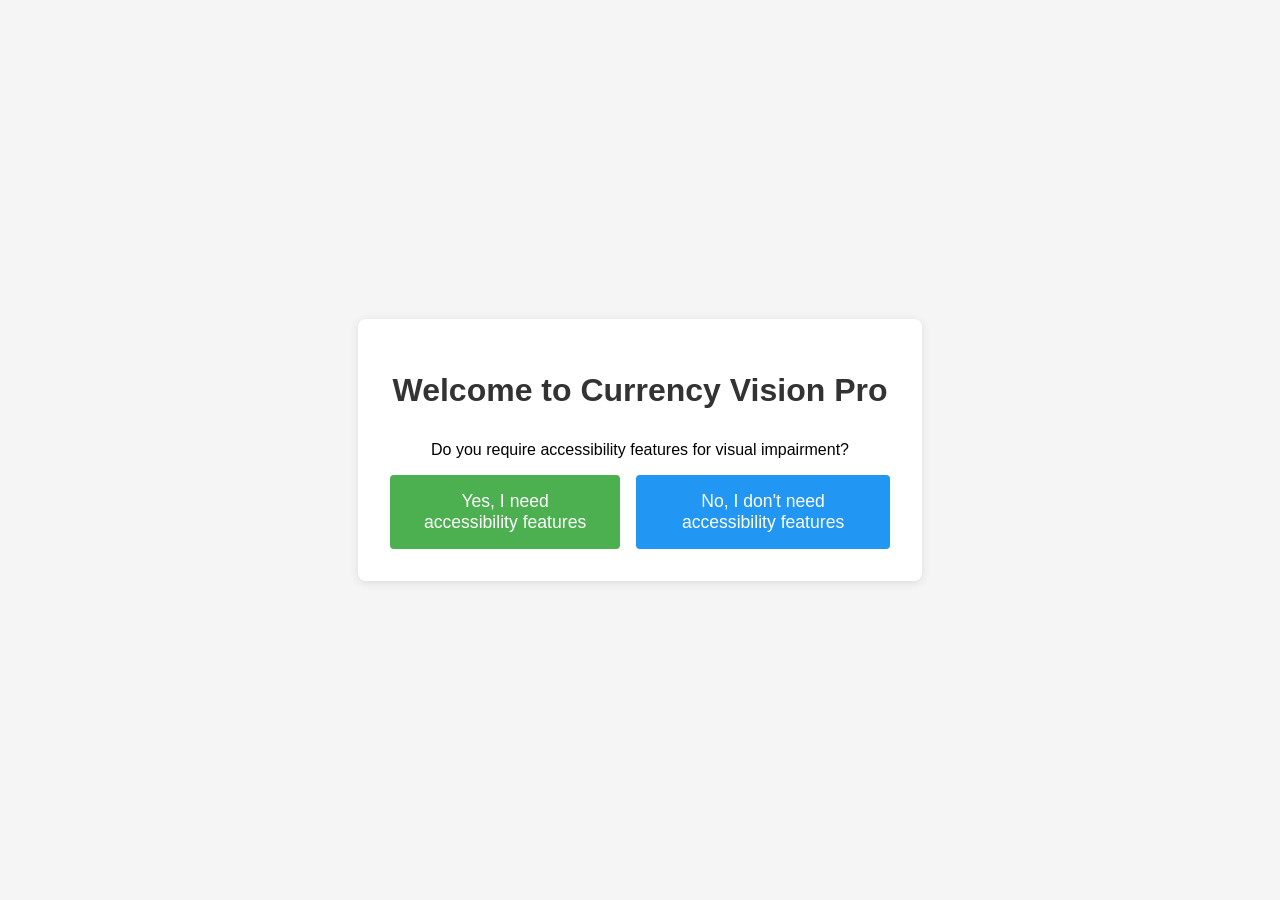
<file: accessibility-check.html>
<!DOCTYPE html>
<html lang="en">
<head>
    <meta charset="UTF-8">
    <meta name="viewport" content="width=device-width, initial-scale=1.0">
    <title>Currency Vision Pro - Accessibility Check</title>
    <style>
        body {
            font-family: 'Arial', sans-serif;
            display: flex;
            justify-content: center;
            align-items: center;
            min-height: 100vh;
            margin: 0;
            background-color: #f5f5f5;
        }
        .container {
            background: white;
            padding: 2rem;
            border-radius: 8px;
            box-shadow: 0 2px 10px rgba(0,0,0,0.1);
            text-align: center;
            max-width: 500px;
        }
        h1 {
            color: #333;
            margin-bottom: 2rem;
        }
        .button-group {
            display: flex;
            gap: 1rem;
            justify-content: center;
        }
        button {
            padding: 1rem 2rem;
            font-size: 1.1rem;
            border: none;
            border-radius: 4px;
            cursor: pointer;
            transition: background-color 0.3s;
        }
        .yes-btn {
            background-color: #4CAF50;
            color: white;
        }
        .no-btn {
            background-color: #2196F3;
            color: white;
        }
        button:hover {
            opacity: 0.9;
        }
    </style>
</head>
<body>
    <div class="container">
        <h1>Welcome to Currency Vision Pro</h1>
        <p>Do you require accessibility features for visual impairment?</p>
        <div class="button-group">
            <button class="yes-btn" onclick="redirectToBlindVersion()">Yes, I need accessibility features</button>
            <button class="no-btn" onclick="redirectToMainVersion()">No, I don't need accessibility features</button>
        </div>
    </div>

    <script>
        function redirectToBlindVersion() {
            window.location.href = 'blind.html';
        }

        function redirectToMainVersion() {
            window.location.href = 'index.html';
        }

        // Check for saved preference
        window.onload = function() {
            const savedPreference = localStorage.getItem('accessibilityPreference');
            if (savedPreference === 'blind') {
                redirectToBlindVersion();
            } else if (savedPreference === 'main') {
                redirectToMainVersion();
            }
        }
    </script>
</body>
</html>
</file>
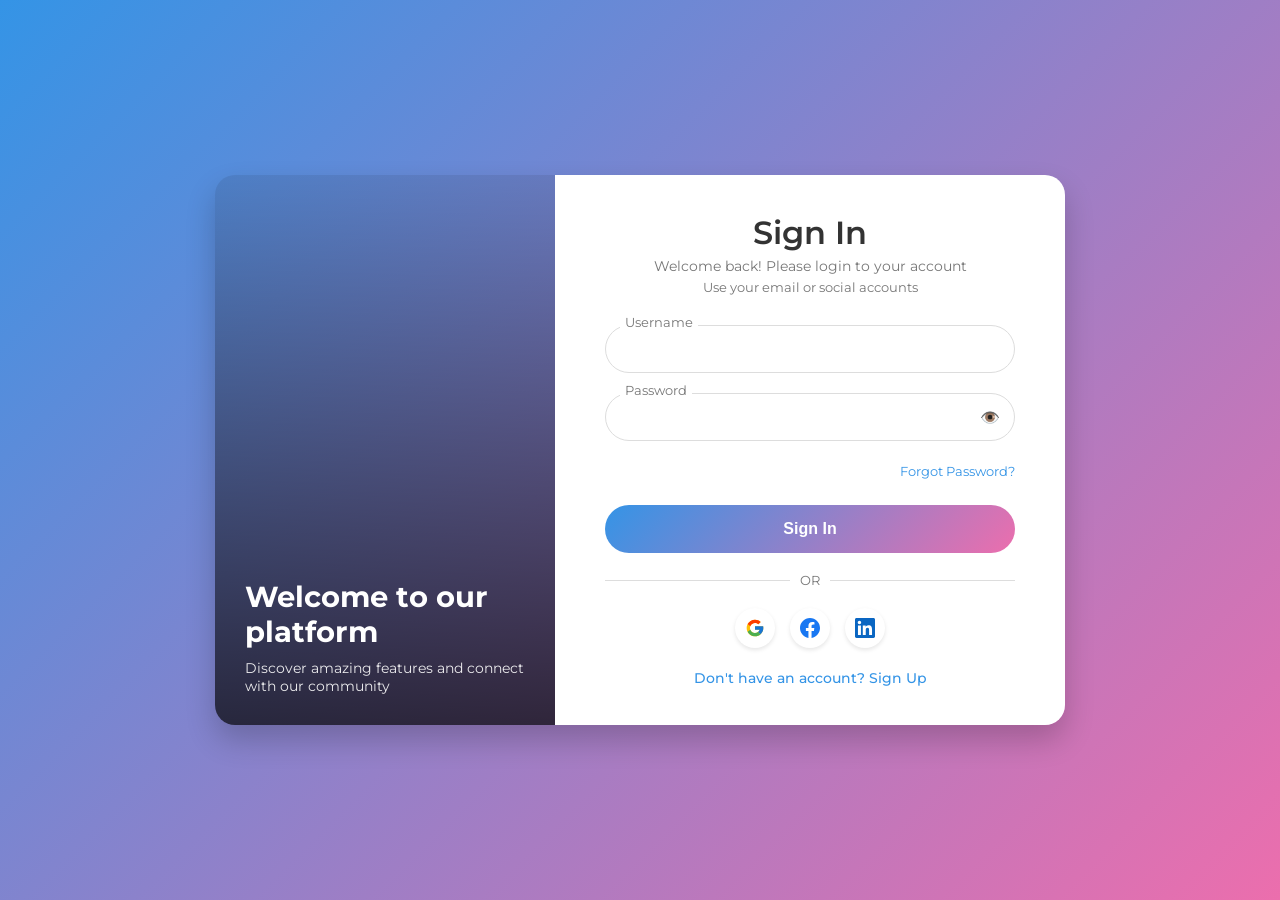
<file: auth.html>
<!DOCTYPE html>
<html lang="en">
<head>
    <meta charset="UTF-8">
    <meta name="viewport" content="width=device-width, initial-scale=1.0">
    <title>Login and Register</title>
    <link href="https://fonts.googleapis.com/css2?family=Montserrat:wght@300;400;500;600;700&display=swap" rel="stylesheet">
    <style>
        * {
            margin: 0;
            padding: 0;
            box-sizing: border-box;
        }
        
        body {
            font-family: 'Montserrat', sans-serif;
            background: linear-gradient(135deg, #3494E6, #EC6EAD);
            margin: 0;
            display: flex;
            justify-content: center;
            align-items: center;
            height: 100vh;
            overflow: hidden;
            color: #333;
        }

        .container {
            display: flex;
            width: 850px;
            height: 550px;
            border-radius: 20px;
            overflow: hidden;
            box-shadow: 0 15px 30px rgba(0, 0, 0, 0.2);
            animation: fadeIn 1s ease;
        }

        .image-side {
            width: 40%;
            background: url('https://images.unsplash.com/photo-1614854262318-831574f15f1f') center center;
            background-size: cover;
            position: relative;
            display: flex;
            align-items: flex-end;
            padding: 30px;
        }

        .image-overlay {
            position: absolute;
            top: 0;
            left: 0;
            right: 0;
            bottom: 0;
            background: linear-gradient(to bottom, rgba(0,0,0,0.1), rgba(0,0,0,0.7));
        }

        .image-text {
            position: relative;
            z-index: 2;
            color: white;
        }

        .image-text h2 {
            font-size: 1.8rem;
            margin-bottom: 10px;
        }

        .image-text p {
            font-size: 0.9rem;
            opacity: 0.9;
        }

        .form-side {
            width: 60%;
            background: white;
            padding: 50px;
            display: flex;
            flex-direction: column;
            justify-content: center;
        }

        .form-header {
            margin-bottom: 30px;
            text-align: center;
        }

        .form-header h1 {
            font-size: 2rem;
            font-weight: 600;
            margin-bottom: 5px;
            color: #333;
        }

        .form-header p {
            color: #777;
            font-size: 0.9rem;
        }

        .form-group {
            margin-bottom: 20px;
            position: relative;
        }

        .form-group label {
            position: absolute;
            top: -10px;
            left: 15px;
            background: white;
            padding: 0 5px;
            font-size: 0.8rem;
            color: #777;
            transition: all 0.3s;
        }

        .form-group input {
            width: 100%;
            padding: 15px;
            border: 1px solid #ddd;
            border-radius: 30px;
            font-size: 0.9rem;
            transition: all 0.3s;
        }

        .form-group input:focus {
            border-color: #3494E6;
            box-shadow: 0 0 0 2px rgba(52, 148, 230, 0.2);
            outline: none;
        }

        .form-group input:focus + label {
            color: #3494E6;
            font-weight: 500;
        }

        .form-group button {
            width: 100%;
            padding: 15px;
            background: linear-gradient(135deg, #3494E6, #EC6EAD);
            color: white;
            border: none;
            border-radius: 30px;
            cursor: pointer;
            font-size: 1rem;
            font-weight: 600;
            transition: all 0.3s;
            margin-top: 10px;
        }

        .form-group button:hover {
            transform: translateY(-3px);
            box-shadow: 0 5px 15px rgba(0, 0, 0, 0.1);
        }

        .forgot-password {
            text-align: right;
            margin-bottom: 15px;
        }

        .forgot-password a {
            color: #3494E6;
            text-decoration: none;
            font-size: 0.8rem;
            transition: color 0.3s;
        }

        .forgot-password a:hover {
            color: #EC6EAD;
            text-decoration: underline;
        }

        .switch-link {
            margin-top: 20px;
            text-align: center;
        }

        .switch-link a {
            color: #3494E6;
            text-decoration: none;
            font-weight: 500;
            transition: color 0.3s;
            font-size: 0.9rem;
        }

        .switch-link a:hover {
            color: #EC6EAD;
        }

        .social-login {
            margin-top: 20px;
            display: flex;
            justify-content: center;
            gap: 15px;
        }

        .social-icon {
            width: 40px;
            height: 40px;
            border-radius: 50%;
            background: #f5f5f5;
            display: flex;
            align-items: center;
            justify-content: center;
            cursor: pointer;
            transition: all 0.3s;
            box-shadow: 0 2px 4px rgba(0, 0, 0, 0.1);
        }

        .social-icon:hover {
            transform: translateY(-3px);
            box-shadow: 0 5px 10px rgba(0, 0, 0, 0.1);
        }
        
        .google-icon {
            background: #fff;
        }
        
        .facebook-icon {
            background: #fff;
        }
        
        .linkedin-icon {
            background: #fff;
        }

        .divider {
            display: flex;
            align-items: center;
            margin: 20px 0;
        }

        .divider:before, .divider:after {
            content: "";
            flex: 1;
            height: 1px;
            background: #ddd;
        }

        .divider span {
            padding: 0 10px;
            color: #777;
            font-size: 0.8rem;
        }

        @keyframes fadeIn {
            from {
                opacity: 0;
                transform: translateY(20px);
            }
            to {
                opacity: 1;
                transform: translateY(0);
            }
        }

        .back-link {
            margin-top: 15px;
            text-align: center;
        }

        .back-link a {
            color: #3494E6;
            text-decoration: none;
            font-size: 0.9rem;
            transition: color 0.3s;
        }

        .back-link a:hover {
            color: #EC6EAD;
        }

        .input-with-icon {
            position: relative;
        }

        .toggle-password {
            position: absolute;
            right: 15px;
            top: 50%;
            transform: translateY(-50%);
            cursor: pointer;
            color: #777;
        }

        /* Success Notification Styles */
        .success-notification {
            position: fixed;
            top: 20px;
            right: 20px;
            background: linear-gradient(135deg, #4CAF50, #45a049);
            color: white;
            padding: 16px 24px;
            border-radius: 8px;
            box-shadow: 0 4px 15px rgba(0, 0, 0, 0.2);
            display: flex;
            align-items: center;
            gap: 12px;
            transform: translateX(120%);
            transition: transform 0.3s ease-in-out;
            z-index: 1000;
        }

        .success-notification.show {
            transform: translateX(0);
        }

        .success-notification i {
            font-size: 24px;
        }

        .success-notification .message {
            font-size: 16px;
            font-weight: 500;
        }

        .success-notification .progress-bar {
            position: absolute;
            bottom: 0;
            left: 0;
            height: 3px;
            background: rgba(255, 255, 255, 0.3);
            width: 100%;
            animation: progress 3s linear forwards;
        }

        @keyframes progress {
            from { width: 100%; }
            to { width: 0%; }
        }

        @media (max-width: 900px) {
            .container {
                width: 95%;
                flex-direction: column;
                height: auto;
            }
            
            .image-side {
                width: 100%;
                height: 200px;
            }
            
            .form-side {
                width: 100%;
                padding: 30px;
            }
        }
    </style>
</head>
<body>
    <div class="container">
        <div class="image-side">
            <div class="image-overlay"></div>
            <div class="image-text">
                <h2>Welcome to our platform</h2>
                <p>Discover amazing features and connect with our community</p>
            </div>
        </div>
        <div class="form-side">
            <div id="login-register-form">
                <div class="form-header">
                    <h1 id="formTitle">Sign In</h1>
                    <p class="welcome">Welcome back! Please login to your account</p>
                    <p style="font-size: 0.8rem; color: #777; margin-top: 5px;">Use your email or social accounts</p>
                </div>
                <form id="authForm">
                    <div class="form-group">
                        <input type="text" id="username" required>
                        <label for="username">Username</label>
                    </div>
                    <div class="form-group input-with-icon">
                        <input type="password" id="password" required>
                        <label for="password">Password</label>
                        <span class="toggle-password" onclick="togglePasswordVisibility()">👁️</span>
                    </div>
                    <div class="forgot-password">
                        <a href="#" id="forgotPasswordLink">Forgot Password?</a>
                    </div>
                    <div class="form-group">
                        <button type="submit">Sign In</button>
                    </div>
                    <div class="divider">
                        <span>OR</span>
                    </div>
                    <div class="social-login">
                        <div class="social-icon google-icon" onclick="loginWithGoogle()">
                            <svg xmlns="http://www.w3.org/2000/svg" width="20" height="20" viewBox="0 0 48 48">
                                <path fill="#FFC107" d="M43.611,20.083H42V20H24v8h11.303c-1.649,4.657-6.08,8-11.303,8c-6.627,0-12-5.373-12-12c0-6.627,5.373-12,12-12c3.059,0,5.842,1.154,7.961,3.039l5.657-5.657C34.046,6.053,29.268,4,24,4C12.955,4,4,12.955,4,24c0,11.045,8.955,20,20,20c11.045,0,20-8.955,20-20C44,22.659,43.862,21.35,43.611,20.083z"></path>
                                <path fill="#FF3D00" d="M6.306,14.691l6.571,4.819C14.655,15.108,18.961,12,24,12c3.059,0,5.842,1.154,7.961,3.039l5.657-5.657C34.046,6.053,29.268,4,24,4C16.318,4,9.656,8.337,6.306,14.691z"></path>
                                <path fill="#4CAF50" d="M24,44c5.166,0,9.86-1.977,13.409-5.192l-6.19-5.238C29.211,35.091,26.715,36,24,36c-5.202,0-9.619-3.317-11.283-7.946l-6.522,5.025C9.505,39.556,16.227,44,24,44z"></path>
                                <path fill="#1976D2" d="M43.611,20.083H42V20H24v8h11.303c-0.792,2.237-2.231,4.166-4.087,5.571c0.001-0.001,0.002-0.001,0.003-0.002l6.19,5.238C36.971,39.205,44,34,44,24C44,22.659,43.862,21.35,43.611,20.083z"></path>
                            </svg>
                        </div>
                        <div class="social-icon facebook-icon" onclick="loginWithFacebook()">
                            <svg xmlns="http://www.w3.org/2000/svg" width="20" height="20" viewBox="0 0 24 24">
                                <path fill="#1877F2" d="M24 12.073c0-6.627-5.373-12-12-12s-12 5.373-12 12c0 5.99 4.388 10.954 10.125 11.854v-8.385H7.078v-3.47h3.047V9.43c0-3.007 1.792-4.669 4.533-4.669 1.312 0 2.686.235 2.686.235v2.953H15.83c-1.491 0-1.956.925-1.956 1.874v2.25h3.328l-.532 3.47h-2.796v8.385C19.612 23.027 24 18.062 24 12.073z"/>
                            </svg>
                        </div>
                        <div class="social-icon linkedin-icon" onclick="loginWithLinkedIn()">
                            <svg xmlns="http://www.w3.org/2000/svg" width="20" height="20" viewBox="0 0 24 24">
                                <path fill="#0A66C2" d="M20.447 20.452h-3.554v-5.569c0-1.328-.027-3.037-1.852-3.037-1.853 0-2.136 1.445-2.136 2.939v5.667H9.351V9h3.414v1.561h.046c.477-.9 1.637-1.85 3.37-1.85 3.601 0 4.267 2.37 4.267 5.455v6.286zM5.337 7.433c-1.144 0-2.063-.926-2.063-2.065 0-1.138.92-2.063 2.063-2.063 1.14 0 2.064.925 2.064 2.063 0 1.139-.925 2.065-2.064 2.065zm1.782 13.019H3.555V9h3.564v11.452zM22.225 0H1.771C.792 0 0 .774 0 1.729v20.542C0 23.227.792 24 1.771 24h20.451C23.2 24 24 23.227 24 22.271V1.729C24 .774 23.2 0 22.222 0h.003z"/>
                            </svg>
                        </div>
                    </div>
                    <div class="switch-link">
                        <a href="#" id="switchToRegister">Don't have an account? Sign Up</a>
                    </div>
                </form>
            </div>

            <div id="forgot-password-form" style="display: none;">
                <div class="form-header">
                    <h1>Reset Password</h1>
                    <p>Enter your username and new password</p>
                </div>
                <form id="resetForm">
                    <div class="form-group">
                        <input type="text" id="resetUsername" required>
                        <label for="resetUsername">Username</label>
                    </div>
                    <div class="form-group input-with-icon">
                        <input type="password" id="newPassword" required>
                        <label for="newPassword">New Password</label>
                        <span class="toggle-password" onclick="toggleResetPasswordVisibility()">👁️</span>
                    </div>
                    <div class="form-group">
                        <button type="submit">Reset Password</button>
                    </div>
                    <div class="back-link">
                        <a href="#" id="backToLogin">Back to Login</a>
                    </div>
                </form>
            </div>
        </div>
    </div>

    <script>
        const authForm = document.getElementById('authForm');
        const resetForm = document.getElementById('resetForm');
        const formTitle = document.getElementById('formTitle');
        const switchToRegister = document.getElementById('switchToRegister');
        const welcomeText = document.querySelector('.welcome');
        const loginRegisterForm = document.getElementById('login-register-form');
        const forgotPasswordForm = document.getElementById('forgot-password-form');
        const forgotPasswordLink = document.getElementById('forgotPasswordLink');
        const backToLogin = document.getElementById('backToLogin');
        let isLogin = true;

        // API endpoint
        const apiUrl = 'https://673e75790118dbfe860b5976.mockapi.io/users';
        
        // Social login functions
        function loginWithGoogle() {
            // In a real implementation, this would use the Google OAuth API
            console.log('Logging in with Google...');
            
            // Create a Google OAuth URL (this is a simplified example)
            const googleClientId = '123456789-example.apps.googleusercontent.com'; // Replace with your actual Google Client ID
            const redirectUri = encodeURIComponent(window.location.origin + '/auth/google/callback');
            const scope = encodeURIComponent('profile email');
            const googleAuthUrl = `https://accounts.google.com/o/oauth2/v2/auth?client_id=${googleClientId}&redirect_uri=${redirectUri}&response_type=code&scope=${scope}`;
            
            // For demonstration purposes, show an alert instead of redirecting
            alert('Connecting to Google login...');
            // In production, you would redirect to the OAuth URL:
            // window.location.href = googleAuthUrl;
        }
        
        function loginWithFacebook() {
            // In a real implementation, this would use the Facebook Login API
            console.log('Logging in with Facebook...');
            alert('Connecting to Facebook login...');
        }
        
        function loginWithLinkedIn() {
            // In a real implementation, this would use the LinkedIn OAuth API
            console.log('Logging in with LinkedIn...');
            
            // Create a LinkedIn OAuth URL (this is a simplified example)
            const linkedInClientId = 'your-linkedin-client-id'; // Replace with your actual LinkedIn Client ID
            const redirectUri = encodeURIComponent(window.location.origin + '/auth/linkedin/callback');
            const scope = encodeURIComponent('r_liteprofile r_emailaddress');
            const state = Math.random().toString(36).substring(2);
            const linkedInAuthUrl = `https://www.linkedin.com/oauth/v2/authorization?response_type=code&client_id=${linkedInClientId}&redirect_uri=${redirectUri}&state=${state}&scope=${scope}`;
            
            // For demonstration purposes, show an alert instead of redirecting
            alert('Connecting to LinkedIn login...');
            // In production, you would redirect to the OAuth URL:
            // window.location.href = linkedInAuthUrl;
        }
        
        // Function to handle social login callbacks (simplified)
        function handleOAuthCallback() {
            // Check if there's a code parameter in the URL
            const urlParams = new URLSearchParams(window.location.search);
            const code = urlParams.get('code');
            const state = urlParams.get('state');
            
            if (code) {
                // This would typically make a server request to exchange the code for tokens
                console.log('OAuth code received:', code);
                
                // In a real implementation, you would:
                // 1. Send the code to your backend
                // 2. Your backend exchanges the code for tokens with the provider
                // 3. Your backend creates/updates the user account and returns session info
                // 4. You would then redirect the user to the logged-in state
                
                alert('OAuth login successful! Code: ' + code);
                localStorage.setItem('isLoggedIn', 'true');
                window.location.href = 'index.html';
            }
        }
        
        // Check for OAuth callbacks when the page loads
        window.addEventListener('load', handleOAuthCallback);

        // Toggle password visibility
        function togglePasswordVisibility() {
            const passwordField = document.getElementById('password');
            if (passwordField.type === 'password') {
                passwordField.type = 'text';
            } else {
                passwordField.type = 'password';
            }
        }

        // Toggle reset password visibility
        function toggleResetPasswordVisibility() {
            const passwordField = document.getElementById('newPassword');
            if (passwordField.type === 'password') {
                passwordField.type = 'text';
            } else {
                passwordField.type = 'password';
            }
        }

        // Switch between login and register
        switchToRegister.addEventListener('click', (e) => {
            e.preventDefault();
            if (isLogin) {
                formTitle.textContent = 'Sign Up';
                authForm.querySelector('button').textContent = 'Create Account';
                switchToRegister.textContent = 'Already have an account? Sign In';
                welcomeText.textContent = "Create an account to get started";
                isLogin = false;
            } else {
                formTitle.textContent = 'Sign In';
                authForm.querySelector('button').textContent = 'Sign In';
                switchToRegister.textContent = "Don't have an account? Sign Up";
                welcomeText.textContent = "Welcome back! Please login to your account";
                isLogin = true;
            }
        });

        // Show forgot password form
        forgotPasswordLink.addEventListener('click', (e) => {
            e.preventDefault();
            loginRegisterForm.style.display = 'none';
            forgotPasswordForm.style.display = 'block';
        });

        // Back to login
        backToLogin.addEventListener('click', (e) => {
            e.preventDefault();
            forgotPasswordForm.style.display = 'none';
            loginRegisterForm.style.display = 'block';
        });

        // Handle login and registration
        authForm.addEventListener('submit', async (e) => {
            e.preventDefault();
            const username = document.getElementById('username').value;
            const password = document.getElementById('password').value;

            if (isLogin) {
                try {
                    const response = await fetch(apiUrl, { method: 'GET', headers: { 'Content-Type': 'application/json' } });
                    const users = await response.json();
                    const user = users.find(user => user.username === username && user.password === password);

                    if (user) {
                        // Create and show success notification
                        const notification = document.createElement('div');
                        notification.className = 'success-notification';
                        notification.innerHTML = `
                            <i class="fas fa-check-circle"></i>
                            <span class="message">Login Successful! Redirecting...</span>
                            <div class="progress-bar"></div>
                        `;
                        document.body.appendChild(notification);
                        
                        // Trigger animation
                        setTimeout(() => notification.classList.add('show'), 100);
                        
                        // Store login state and redirect after animation
                        localStorage.setItem('isLoggedIn', 'true');
                        setTimeout(() => {
                            window.location.href = 'index.html';
                        }, 2000);
                    } else {
                        alert('Invalid username or password');
                    }
                } catch (error) {
                    alert('An error occurred while logging in.');
                }
            } else {
                try {
                    const response = await fetch(apiUrl, {
                        method: 'POST',
                        headers: { 'Content-Type': 'application/json' },
                        body: JSON.stringify({ username, password })
                    });

                    if (response.ok) {
                        alert('Registration Successful!');
                        window.location.href = 'index.html';
                    } else {
                        alert('An error occurred while registering.');
                    }
                } catch (error) {
                    alert('An error occurred while registering.');
                }
            }
        });

        // Handle password reset
        resetForm.addEventListener('submit', async (e) => {
            e.preventDefault();
            const username = document.getElementById('resetUsername').value;
            const newPassword = document.getElementById('newPassword').value;

            try {
                // First, fetch all users to find the one we need to update
                const response = await fetch(apiUrl, { 
                    method: 'GET', 
                    headers: { 'Content-Type': 'application/json' } 
                });
                
                const users = await response.json();
                const user = users.find(user => user.username === username);

                if (user) {
                    // If user exists, update their password
                    const updateResponse = await fetch(`${apiUrl}/${user.id}`, {
                        method: 'PUT',
                        headers: { 'Content-Type': 'application/json' },
                        body: JSON.stringify({ ...user, password: newPassword })
                    });

                    if (updateResponse.ok) {
                        alert('Password reset successful! Please login with your new password.');
                        forgotPasswordForm.style.display = 'none';
                        loginRegisterForm.style.display = 'block';
                        document.getElementById('resetForm').reset();
                    } else {
                        alert('An error occurred while resetting your password.');
                    }
                } else {
                    alert('Username not found. Please check and try again.');
                }
            } catch (error) {
                alert('An error occurred while processing your request.');
                console.error('Error:', error);
            }
        });
    </script>
</body>
</html>
</file>
